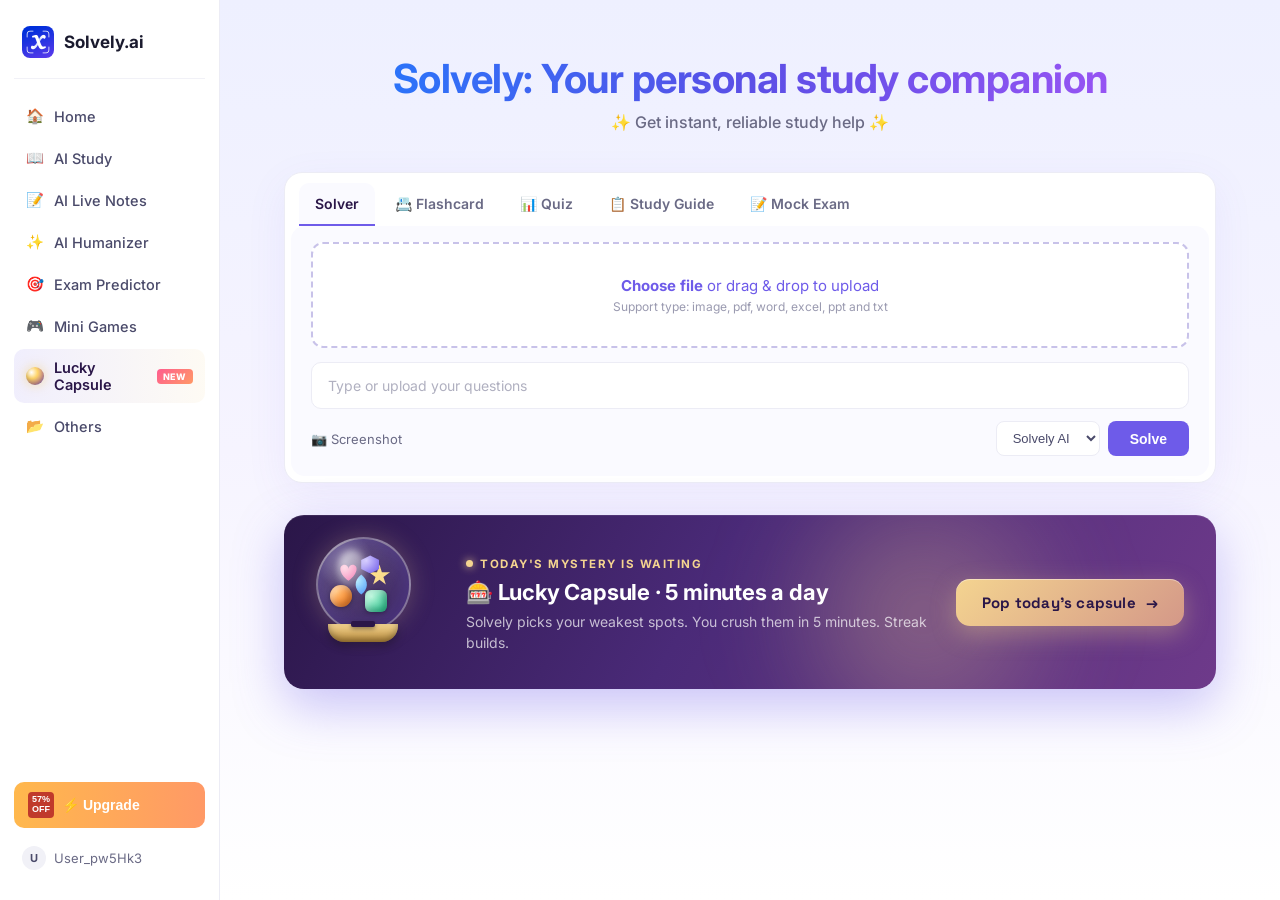
<file: index.html>
<!DOCTYPE html>
<html lang="en">
<head>
  <meta charset="UTF-8">
  <meta name="viewport" content="width=1280">
  <title>Solvely · Lucky Capsule</title>
  <link rel="preconnect" href="https://fonts.googleapis.com">
  <link rel="preconnect" href="https://fonts.gstatic.com" crossorigin>
  <link href="https://fonts.googleapis.com/css2?family=Inter:wght@400;500;600;700;800&family=Space+Grotesk:wght@500;600;700&display=swap" rel="stylesheet">
  <link rel="stylesheet" href="css/home.css">
</head>
<body>

  <div class="app-wrap">
    <!-- ============ SIDEBAR ============ -->
    <aside class="sidebar">
      <div class="sidebar-logo">
        <img src="assets/solvely-logo.png" alt="" class="logo-icon">
        <span class="logo-text">Solvely.ai</span>
      </div>
      <nav class="sidebar-nav">
        <a href="#" class="nav-item">🏠 <span>Home</span></a>
        <a href="#" class="nav-item">📖 <span>AI Study</span></a>
        <a href="#" class="nav-item">📝 <span>AI Live Notes</span></a>
        <a href="#" class="nav-item">✨ <span>AI Humanizer</span></a>
        <a href="#" class="nav-item">🎯 <span>Exam Predictor</span></a>
        <a href="#" class="nav-item">🎮 <span>Mini Games</span></a>
        <a href="capsule.html" class="nav-item nav-item-new">
          <span class="nav-orb"></span>
          <span>Lucky Capsule</span>
          <span class="badge-new">NEW</span>
        </a>
        <a href="#" class="nav-item">📂 <span>Others</span></a>
      </nav>
      <div class="sidebar-bottom">
        <button class="upgrade-btn">
          <span class="discount">57%<br>OFF</span>
          <span>⚡ Upgrade</span>
        </button>
        <div class="user-badge">
          <div class="user-avatar">U</div>
          <span>User_pw5Hk3</span>
        </div>
      </div>
    </aside>

    <!-- ============ MAIN ============ -->
    <main class="main-content">
      <h1 class="hero-title">Solvely: Your personal study companion</h1>
      <p class="hero-subtitle">✨ Get instant, reliable study help ✨</p>

      <!-- 原有 Solver 卡片，保持不动 -->
      <div class="solver-card">
        <div class="solver-tabs">
          <div class="tab active">Solver</div>
          <div class="tab">📇 Flashcard</div>
          <div class="tab">📊 Quiz</div>
          <div class="tab">📋 Study Guide</div>
          <div class="tab">📝 Mock Exam</div>
        </div>
        <div class="solver-body">
          <div class="upload-area">
            <p class="upload-title"><strong>Choose file</strong> or drag &amp; drop to upload</p>
            <p class="upload-sub">Support type: image, pdf, word, excel, ppt and txt</p>
          </div>
          <p class="solver-placeholder">Type or upload your questions</p>
          <div class="solver-footer">
            <span>📷 Screenshot</span>
            <div class="solver-actions">
              <select class="model-select">
                <option>Solvely AI</option>
              </select>
              <button class="solve-btn">Solve</button>
            </div>
          </div>
        </div>
      </div>

      <!-- ============ LUCKY CAPSULE BANNER (底部) ============ -->
      <a href="capsule.html" class="capsule-banner">
        <!-- 漂浮的彩色小球（模拟玻璃罩里的扭蛋） -->
        <div class="capsule-orb-mini">
          <div class="orb-globe">
            <span class="orb-ball b1"></span>
            <span class="orb-ball b2"></span>
            <span class="orb-ball b3"></span>
            <span class="orb-ball b4"></span>
            <span class="orb-ball b5"></span>
            <span class="orb-ball b6"></span>
            <div class="orb-shine"></div>
          </div>
          <div class="orb-base"></div>
        </div>

        <div class="capsule-banner-text">
          <div class="capsule-eyebrow">
            <span class="dot-pulse"></span>
            <span>Today's mystery is waiting</span>
          </div>
          <h3 class="capsule-title">🎰 Lucky Capsule · 5 minutes a day</h3>
          <p class="capsule-sub">Solvely picks your weakest spots. You crush them in 5 minutes. Streak builds.</p>
        </div>

        <button class="capsule-btn">
          <span>Pop today's capsule</span>
          <span class="arrow">→</span>
        </button>

        <div class="capsule-glow"></div>
      </a>

    </main>
  </div>

</body>
</html>
</file>
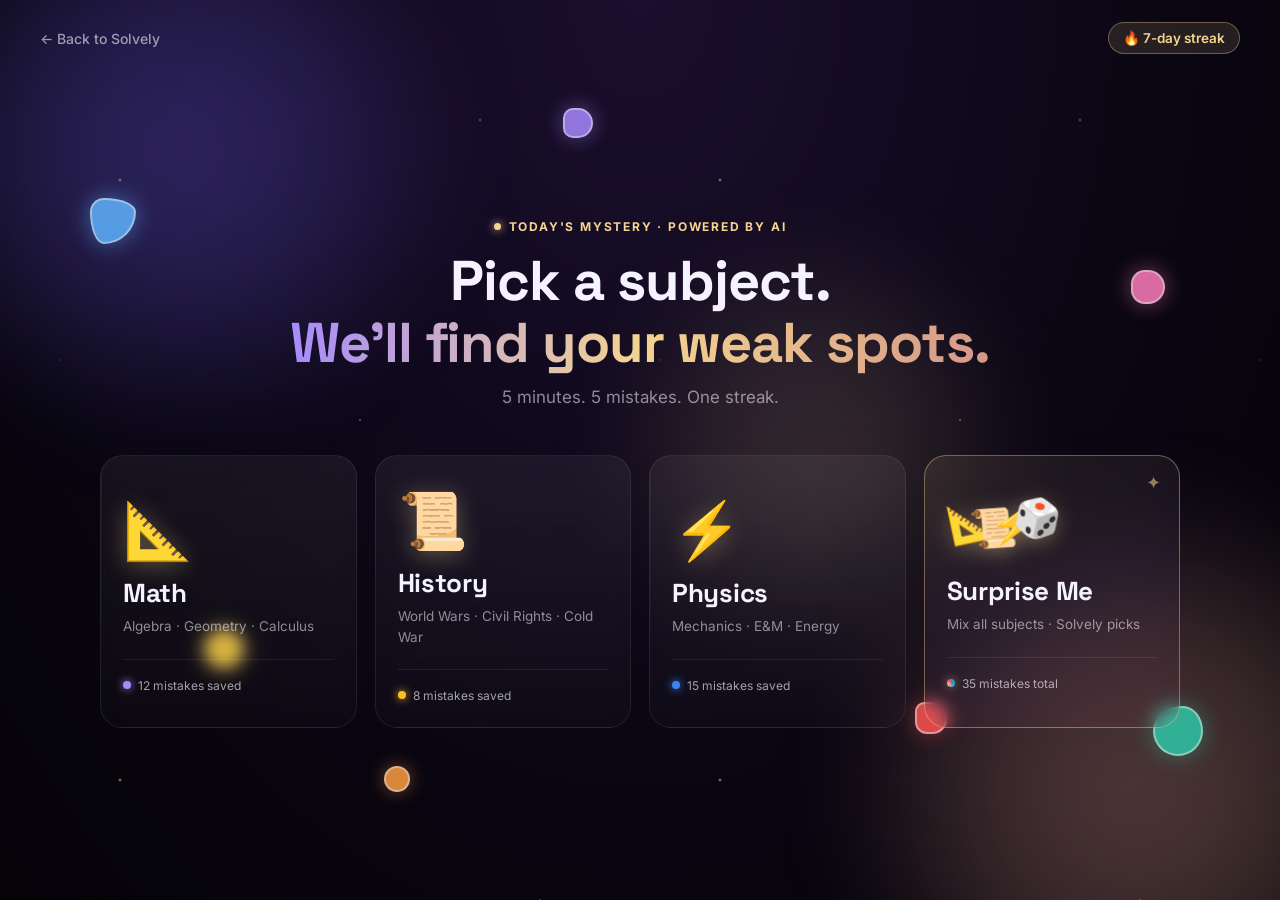
<file: capsule.html>
<!DOCTYPE html>
<html lang="en">
<head>
  <meta charset="UTF-8">
  <meta name="viewport" content="width=1280">
  <title>Lucky Capsule · Solvely</title>
  <link rel="preconnect" href="https://fonts.googleapis.com">
  <link rel="preconnect" href="https://fonts.gstatic.com" crossorigin>
  <link href="https://fonts.googleapis.com/css2?family=Inter:wght@400;500;600;700;800&family=Space+Grotesk:wght@500;600;700;800&display=swap" rel="stylesheet">
  <link rel="stylesheet" href="css/capsule.css">
</head>
<body>

  <!-- ==================== SVG defs (gradients + face symbols) ==================== -->
  <svg width="0" height="0" style="position:absolute" aria-hidden="true">
    <defs>
      <!-- Ball gradients (Sticker Pop set) -->
      <radialGradient id="g-sky" cx="32%" cy="28%" r="85%">
        <stop offset="0%" stop-color="#dff2ff"/><stop offset="100%" stop-color="#5eb3ff"/>
      </radialGradient>
      <radialGradient id="g-coral" cx="32%" cy="28%" r="85%">
        <stop offset="0%" stop-color="#ffd3cd"/><stop offset="100%" stop-color="#ff5252"/>
      </radialGradient>
      <radialGradient id="g-lemon" cx="32%" cy="28%" r="85%">
        <stop offset="0%" stop-color="#fff5bd"/><stop offset="100%" stop-color="#ffce2e"/>
      </radialGradient>
      <radialGradient id="g-orange" cx="32%" cy="28%" r="85%">
        <stop offset="0%" stop-color="#ffe2c4"/><stop offset="100%" stop-color="#ff9f43"/>
      </radialGradient>
      <radialGradient id="g-pink" cx="32%" cy="28%" r="85%">
        <stop offset="0%" stop-color="#ffdcef"/><stop offset="100%" stop-color="#ff7ebd"/>
      </radialGradient>
      <radialGradient id="g-lilac" cx="32%" cy="28%" r="85%">
        <stop offset="0%" stop-color="#ece2ff"/><stop offset="100%" stop-color="#a888ff"/>
      </radialGradient>
      <radialGradient id="g-mint" cx="32%" cy="28%" r="85%">
        <stop offset="0%" stop-color="#d3f8ee"/><stop offset="100%" stop-color="#2ec7a6"/>
      </radialGradient>
      <radialGradient id="g-teal" cx="32%" cy="28%" r="85%">
        <stop offset="0%" stop-color="#d4f1f5"/><stop offset="100%" stop-color="#2bb3c0"/>
      </radialGradient>
      <radialGradient id="g-gold" cx="30%" cy="26%" r="85%">
        <stop offset="0%" stop-color="#fff8e0"/><stop offset="45%" stop-color="#ffd23f"/><stop offset="100%" stop-color="#e0921a"/>
      </radialGradient>

      <!-- Faces -->
      <symbol id="face-happy" viewBox="0 0 60 60">
        <ellipse cx="22" cy="28" rx="2.8" ry="3.8" fill="#1c1630"/>
        <ellipse cx="38" cy="28" rx="2.8" ry="3.8" fill="#1c1630"/>
        <circle cx="20.6" cy="26.6" r="1" fill="#fff"/>
        <circle cx="36.6" cy="26.6" r="1" fill="#fff"/>
        <path d="M 22 38 Q 30 45 38 38" stroke="#1c1630" stroke-width="2.6" fill="none" stroke-linecap="round"/>
        <circle cx="15" cy="35" r="3" fill="#ff7a7a" opacity=".5"/>
        <circle cx="45" cy="35" r="3" fill="#ff7a7a" opacity=".5"/>
      </symbol>
      <symbol id="face-wink" viewBox="0 0 60 60">
        <ellipse cx="22" cy="28" rx="2.8" ry="3.8" fill="#1c1630"/>
        <circle cx="20.6" cy="26.6" r="1" fill="#fff"/>
        <path d="M 34 28 Q 38 24 42 28" stroke="#1c1630" stroke-width="2.6" fill="none" stroke-linecap="round"/>
        <path d="M 21 38 Q 30 46 39 38" stroke="#1c1630" stroke-width="2.6" fill="none" stroke-linecap="round"/>
        <circle cx="15" cy="35" r="3" fill="#ff7a7a" opacity=".5"/>
        <circle cx="45" cy="35" r="3" fill="#ff7a7a" opacity=".5"/>
      </symbol>
      <symbol id="face-wow" viewBox="0 0 60 60">
        <ellipse cx="22" cy="27" rx="2.6" ry="3.5" fill="#1c1630"/>
        <ellipse cx="38" cy="27" rx="2.6" ry="3.5" fill="#1c1630"/>
        <ellipse cx="30" cy="39" rx="3.4" ry="4.4" fill="#1c1630"/>
        <circle cx="15" cy="34" r="3" fill="#ff7a7a" opacity=".5"/>
        <circle cx="45" cy="34" r="3" fill="#ff7a7a" opacity=".5"/>
      </symbol>
      <symbol id="face-cool" viewBox="0 0 60 60">
        <rect x="14" y="25" width="13" height="7" rx="2" fill="#1c1630"/>
        <rect x="33" y="25" width="13" height="7" rx="2" fill="#1c1630"/>
        <rect x="27" y="27.5" width="6" height="2" fill="#1c1630"/>
        <path d="M 22 41 Q 30 46 38 41" stroke="#1c1630" stroke-width="2.6" fill="none" stroke-linecap="round"/>
      </symbol>
      <symbol id="face-silly" viewBox="0 0 60 60">
        <path d="M 18 26 L 26 30 M 26 26 L 18 30" stroke="#1c1630" stroke-width="2.4" stroke-linecap="round"/>
        <path d="M 34 26 L 42 30 M 42 26 L 34 30" stroke="#1c1630" stroke-width="2.4" stroke-linecap="round"/>
        <path d="M 22 37 Q 30 43 38 37" stroke="#1c1630" stroke-width="2.6" fill="none" stroke-linecap="round"/>
        <path d="M 27 41 Q 30 48 33 41 Z" fill="#ff5c8a" stroke="#1c1630" stroke-width="1.4"/>
      </symbol>
      <symbol id="face-ssr" viewBox="0 0 60 60">
        <defs>
          <linearGradient id="crownGrad" x1="0" y1="0" x2="0" y2="1">
            <stop offset="0%" stop-color="#fff0a8"/><stop offset="55%" stop-color="#ffce2e"/><stop offset="100%" stop-color="#cf8410"/>
          </linearGradient>
        </defs>
        <path d="M 14 17 L 20 10 L 26 17 L 30 6 L 34 17 L 40 10 L 46 17 L 46 20 L 14 20 Z"
              fill="url(#crownGrad)" stroke="#7a4010" stroke-width="1" stroke-linejoin="round"/>
        <circle cx="20" cy="9" r="1.4" fill="#fff7d6"/>
        <circle cx="30" cy="5" r="1.6" fill="#fff7d6"/>
        <circle cx="40" cy="9" r="1.4" fill="#fff7d6"/>
        <path d="M 22 30 L 23.3 26 L 24.6 30 L 28.5 30 L 25.4 32.5 L 26.7 36.5 L 23.3 34 L 19.9 36.5 L 21.2 32.5 L 18.1 30 Z" fill="#1c1630"/>
        <path d="M 38 30 L 39.3 26 L 40.6 30 L 44.5 30 L 41.4 32.5 L 42.7 36.5 L 39.3 34 L 35.9 36.5 L 37.2 32.5 L 34.1 30 Z" fill="#1c1630"/>
        <path d="M 19 42 Q 30 50 41 42" stroke="#1c1630" stroke-width="3" fill="none" stroke-linecap="round"/>
        <rect x="28" y="43" width="4" height="3" rx=".5" fill="#fff"/>
      </symbol>
    </defs>
  </svg>

  <!-- Background layer -->
  <div class="bg-stars" aria-hidden="true"></div>
  <div class="bg-orbs" aria-hidden="true">
    <div class="bg-orb bg-orb-1"></div>
    <div class="bg-orb bg-orb-2"></div>
    <div class="bg-orb bg-orb-3"></div>
  </div>
  <!-- Floating candy orbs (Sticker Pop) -->
  <div class="bg-floaters" aria-hidden="true">
    <span class="floater f1"></span>
    <span class="floater f2"></span>
    <span class="floater f3"></span>
    <span class="floater f4"></span>
    <span class="floater f5"></span>
    <span class="floater f6"></span>
    <span class="floater f7"></span>
  </div>

  <!-- Top bar -->
  <div class="topbar">
    <a href="index.html" class="back">← Back to Solvely</a>
    <div class="streak-pill">🔥 <span id="streak-count">7</span>-day streak</div>
  </div>

  <!-- ============================================================
       VIEW 1 — Subject Picker
       ============================================================ -->
  <section class="view active" id="view-pick">
    <div class="pick-wrap">
      <p class="eyebrow"><span class="dot-pulse"></span>Today's mystery · powered by AI</p>
      <h1 class="pick-title">Pick a subject.<br><span class="grad">We'll find your weak spots.</span></h1>
      <p class="pick-sub">5 minutes. 5 mistakes. One streak.</p>

      <div class="subject-grid">
        <button class="subject-card" data-subject="math">
          <div class="subject-emoji">📐</div>
          <h3>Math</h3>
          <p>Algebra · Geometry · Calculus</p>
          <div class="subject-stat"><span class="dot dot-purple"></span>12 mistakes saved</div>
        </button>
        <button class="subject-card" data-subject="history">
          <div class="subject-emoji">📜</div>
          <h3>History</h3>
          <p>World Wars · Civil Rights · Cold War</p>
          <div class="subject-stat"><span class="dot dot-orange"></span>8 mistakes saved</div>
        </button>
        <button class="subject-card" data-subject="physics">
          <div class="subject-emoji">⚡</div>
          <h3>Physics</h3>
          <p>Mechanics · E&M · Energy</p>
          <div class="subject-stat"><span class="dot dot-blue"></span>15 mistakes saved</div>
        </button>
        <button class="subject-card subject-card-random" data-subject="random">
          <div class="random-emoji-stack">
            <span class="r-emoji r-e1">📐</span>
            <span class="r-emoji r-e2">📜</span>
            <span class="r-emoji r-e3">⚡</span>
            <span class="r-emoji r-e4">🎲</span>
          </div>
          <h3>Surprise Me</h3>
          <p>Mix all subjects · Solvely picks</p>
          <div class="subject-stat"><span class="dot dot-rainbow"></span>35 mistakes total</div>
        </button>
      </div>
    </div>
  </section>

  <!-- ============================================================
       VIEW 2 — Gachapon Capsule Machine  (horizontal layout)
       ============================================================ -->
  <section class="view" id="view-machine">
    <div class="machine-wrap-h">

      <!-- LEFT: Machine -->
      <div class="machine-left">
        <div class="machine">
          <!-- Glass globe -->
          <div class="globe" id="globe">
            <!-- Sparkle particles around SSR ball -->
            <div class="sparkle-layer">
              <span class="sparkle s1">✦</span>
              <span class="sparkle s2">✦</span>
              <span class="sparkle s3">✦</span>
              <span class="sparkle s4">✦</span>
            </div>
            <div class="globe-inner" id="globe-inner">
              <!-- bb1: Cloud (sky) -->
              <span class="big-ball bb1">
                <svg class="ball-art" viewBox="0 0 60 60">
                  <path d="M 12 44 C 4 44 4 32 13 32 C 13 22 28 19 31 28 C 34 18 50 21 49 32 C 58 32 58 44 49 44 Z"
                        fill="url(#g-sky)" stroke="#1c1630" stroke-width="2.5" stroke-linejoin="round"/>
                  <use href="#face-happy" transform="translate(0,6)"/>
                </svg>
              </span>
              <!-- bb2: Mushroom (coral) -->
              <span class="big-ball bb2">
                <svg class="ball-art" viewBox="0 0 60 60">
                  <path d="M 21 31 L 21 47 Q 21 53 27 53 L 33 53 Q 39 53 39 47 L 39 31 Z"
                        fill="#fff3e0" stroke="#1c1630" stroke-width="2.5" stroke-linejoin="round"/>
                  <path d="M 7 31 Q 7 9 30 9 Q 53 9 53 31 Z"
                        fill="url(#g-coral)" stroke="#1c1630" stroke-width="2.5" stroke-linejoin="round"/>
                  <circle cx="19" cy="20" r="3.6" fill="#fff" opacity=".9"/>
                  <circle cx="38" cy="17" r="2.8" fill="#fff" opacity=".9"/>
                  <circle cx="42" cy="26" r="2.2" fill="#fff" opacity=".9"/>
                  <use href="#face-wink" transform="translate(0,-9)"/>
                </svg>
              </span>
              <!-- bb3: Lightning bolt (lemon) -->
              <span class="big-ball bb3">
                <svg class="ball-art" viewBox="0 0 60 60">
                  <path d="M 33 5 L 14 33 L 27 33 L 21 55 L 48 25 L 34 25 L 39 5 Z"
                        fill="url(#g-lemon)" stroke="#1c1630" stroke-width="2.5" stroke-linejoin="round"/>
                  <circle cx="28" cy="19" r="1.8" fill="#1c1630"/>
                  <circle cx="35" cy="19" r="1.8" fill="#1c1630"/>
                  <path d="M 28 24 Q 31.5 27 35 24" stroke="#1c1630" stroke-width="2" fill="none" stroke-linecap="round"/>
                </svg>
              </span>
              <!-- bb4: Star (orange) -->
              <span class="big-ball bb4">
                <svg class="ball-art" viewBox="0 0 60 60">
                  <path d="M 30 4 L 37 22 L 56 22 L 41 34 L 47 54 L 30 42 L 13 54 L 19 34 L 4 22 L 23 22 Z"
                        fill="url(#g-orange)" stroke="#1c1630" stroke-width="2.5" stroke-linejoin="round"/>
                  <use href="#face-silly" transform="translate(0,4)"/>
                </svg>
              </span>
              <!-- bb5: Heart (pink) -->
              <span class="big-ball bb5">
                <svg class="ball-art" viewBox="0 0 60 60">
                  <path d="M 30 53 C 7 36 7 14 22 14 C 27 14 30 17 30 22 C 30 17 33 14 38 14 C 53 14 53 36 30 53 Z"
                        fill="url(#g-pink)" stroke="#1c1630" stroke-width="2.5" stroke-linejoin="round"/>
                  <use href="#face-wow" transform="translate(0,3)"/>
                </svg>
              </span>
              <!-- bb6: Crescent moon (lilac) -->
              <span class="big-ball bb6">
                <svg class="ball-art" viewBox="0 0 60 60">
                  <path d="M 42 6 A 24 24 0 1 0 42 54 A 19 19 0 1 1 42 6 Z"
                        fill="url(#g-lilac)" stroke="#1c1630" stroke-width="2.5" stroke-linejoin="round"/>
                  <use href="#face-wink" transform="translate(-7,0)"/>
                </svg>
              </span>
              <!-- bb7: Flower (mint petals + lemon center) -->
              <span class="big-ball bb7">
                <svg class="ball-art" viewBox="0 0 60 60">
                  <g fill="url(#g-mint)" stroke="#1c1630" stroke-width="2.2">
                    <circle cx="30" cy="13" r="9.5"/>
                    <circle cx="45" cy="22" r="9.5"/>
                    <circle cx="45" cy="39" r="9.5"/>
                    <circle cx="30" cy="48" r="9.5"/>
                    <circle cx="15" cy="39" r="9.5"/>
                    <circle cx="15" cy="22" r="9.5"/>
                  </g>
                  <circle cx="30" cy="30" r="13" fill="url(#g-lemon)" stroke="#1c1630" stroke-width="2.5"/>
                  <use href="#face-happy"/>
                </svg>
              </span>
              <!-- bb8: Teardrop (teal) -->
              <span class="big-ball bb8">
                <svg class="ball-art" viewBox="0 0 60 60">
                  <path d="M 30 5 C 12 24 14 50 30 56 C 46 50 48 24 30 5 Z"
                        fill="url(#g-teal)" stroke="#1c1630" stroke-width="2.5" stroke-linejoin="round"/>
                  <use href="#face-cool" transform="translate(0,8)"/>
                </svg>
              </span>
              <!-- bb9: SSR crown gem (gold) -->
              <span class="big-ball bb9 ssr" id="ssr-ball">
                <svg class="ball-art" viewBox="0 0 60 60">
                  <circle cx="30" cy="32" r="26" fill="url(#g-gold)" stroke="#1c1630" stroke-width="2.5"/>
                  <use href="#face-ssr"/>
                </svg>
              </span>
            </div>
            <div class="globe-shine"></div>
          </div>
          <!-- Machine base -->
          <div class="machine-base">
            <div class="machine-slot" id="machine-slot"></div>
            <div class="machine-tray"></div>
          </div>
        </div>
      </div>

      <!-- RIGHT: Text + POP button -->
      <div class="machine-right">
        <p class="eyebrow" id="machine-eyebrow">
          <span class="dot-pulse"></span><span id="machine-eyebrow-text">Math · today's capsule</span>
        </p>
        <h2 class="machine-title">Tap to pop<br>your capsule.</h2>
        <p class="machine-sub">5 questions inside. Whatever you've been getting wrong.</p>

        <button class="pop-btn" id="pop-btn">
          <span class="pop-glow"></span>
          <span class="pop-icon">⚡</span>
          <span class="pop-label">POP MY CAPSULE</span>
        </button>

        <div class="machine-hint">
          <span class="hint-dot"></span>
          <span>One free pop every day.</span>
        </div>
      </div>

    </div>
  </section>

  <!-- ============================================================
       VIEW 3 — Reveal (AI Found Your Weak Spots)
       ============================================================ -->
  <section class="view" id="view-reveal">
    <div class="reveal-wrap">
      <!-- Burst flash -->
      <div class="reveal-burst"></div>

      <p class="reveal-eyebrow">⚡ Mistake Memory · Activated</p>
      <h1 class="reveal-title">
        <span class="word">Challenge</span>
        <span class="word">Your</span>
        <span class="word">Weak</span>
        <span class="word grad-gold">Spots.</span>
      </h1>
      <p class="reveal-sub" id="reveal-sub">5 questions you've gotten wrong before. Time to crush them in 5 minutes.</p>

      <!-- Mistake cards fan-out -->
      <div class="mistake-stack" id="mistake-stack"></div>

      <button class="start-btn" id="start-btn">
        <span>Start 5-Minute Review</span>
        <span class="arrow">→</span>
      </button>
    </div>
  </section>

  <!-- ============================================================
       VIEW 4 — 5-min Countdown Review
       ============================================================ -->
  <section class="view" id="view-review">
    <!-- Countdown bar -->
    <div class="countdown-bar">
      <div class="countdown-progress" id="countdown-progress"></div>
      <div class="countdown-content">
        <div class="countdown-clock">
          <span class="clock-icon">⏱</span>
          <span class="clock-time" id="clock-time">5:00</span>
        </div>
        <div class="countdown-meta">
          <span id="q-progress">Question 1 / 5</span>
          <span class="meta-sep">·</span>
          <span id="q-subject">Math</span>
        </div>
      </div>
    </div>

    <div class="review-wrap">
      <div class="question-card" id="question-card">
        <!-- Filled by JS -->
      </div>
    </div>
  </section>

  <!-- ============================================================
       VIEW 5 — Done
       ============================================================ -->
  <section class="view" id="view-done">
    <div class="done-wrap">
      <div class="done-burst"></div>
      <div class="done-confetti" id="done-confetti"></div>

      <p class="reveal-eyebrow">🔥 Streak protected</p>
      <h1 class="done-title">
        5 minutes.<br>
        <span class="grad-gold">Crushed it.</span>
      </h1>

      <div class="done-stats">
        <div class="stat-box">
          <div class="stat-num" id="stat-correct">4</div>
          <div class="stat-label">Correct</div>
        </div>
        <div class="stat-box stat-streak">
          <div class="stat-num">
            <span id="stat-streak">8</span>
            <span class="stat-fire">🔥</span>
          </div>
          <div class="stat-label">Day streak</div>
        </div>
        <div class="stat-box">
          <div class="stat-num"><span id="stat-mastered">+3</span></div>
          <div class="stat-label">Mistakes mastered</div>
        </div>
      </div>

      <div class="next-capsule">
        <span class="dot-pulse"></span>
        Next capsule unlocks in <strong id="next-timer">16h 23m</strong>
      </div>

      <div class="done-actions">
        <button class="ghost-btn" id="again-btn">Pop another (debug)</button>
        <button class="start-btn" id="share-btn">
          <span>Share to Story</span>
          <span class="arrow">↗</span>
        </button>
      </div>
    </div>
  </section>

  <script src="js/data.js"></script>
  <script src="js/app.js"></script>
</body>
</html>
</file>
<file: css/home.css>
/* =========================================================
   Lucky Capsule — Home (Solvely main page + banner)
   Designed for 1280+ desktop. Big fonts. Strong contrast.
   ========================================================= */

* { box-sizing: border-box; margin: 0; padding: 0; }
html, body { height: 100%; }
body {
  font-family: 'Inter', -apple-system, BlinkMacSystemFont, sans-serif;
  background: linear-gradient(180deg, #eef0ff 0%, #f6f4ff 50%, #fff 100%);
  color: #1a1a2e;
  font-size: 16px;
  -webkit-font-smoothing: antialiased;
  overflow-x: hidden;
}

.app-wrap {
  display: grid;
  grid-template-columns: 220px 1fr;
  min-height: 100vh;
}

/* ============ SIDEBAR ============ */
.sidebar {
  background: #fff;
  border-right: 1px solid #ececf5;
  padding: 22px 14px;
  display: flex;
  flex-direction: column;
  position: sticky;
  top: 0;
  height: 100vh;
}
.sidebar-logo {
  display: flex;
  align-items: center;
  gap: 10px;
  padding: 4px 8px 20px;
  border-bottom: 1px solid #f1f1f7;
  margin-bottom: 18px;
}
.logo-icon {
  width: 32px;
  height: 32px;
  border-radius: 8px;
  background: linear-gradient(135deg, #6e5be9, #a78bfa);
}
.logo-text {
  font-weight: 700;
  font-size: 17px;
  color: #1a1a2e;
}
.sidebar-nav {
  display: flex;
  flex-direction: column;
  gap: 4px;
  flex: 1;
}
.nav-item {
  display: flex;
  align-items: center;
  gap: 10px;
  padding: 10px 12px;
  border-radius: 10px;
  text-decoration: none;
  color: #4a4a6a;
  font-size: 14.5px;
  font-weight: 500;
  transition: background .15s;
  position: relative;
}
.nav-item:hover { background: #f5f4fb; color: #1a1a2e; }
.nav-item span:first-of-type {
  /* (no-op selector spacer) */
}

/* Lucky Capsule sidebar item — special */
.nav-item-new {
  background: linear-gradient(90deg, rgba(110,91,233,.10), rgba(244,212,144,.10));
  font-weight: 600;
  color: #2a1648;
  position: relative;
  overflow: hidden;
}
.nav-item-new::before {
  content: '';
  position: absolute;
  inset: 0;
  background: linear-gradient(90deg, transparent, rgba(244,212,144,.4), transparent);
  transform: translateX(-100%);
  animation: nav-shimmer 3s ease-in-out infinite;
  animation-delay: .8s;
}
@keyframes nav-shimmer {
  0%, 70% { transform: translateX(-100%); }
  85%, 100% { transform: translateX(100%); }
}
.nav-orb {
  display: inline-block;
  width: 18px;
  height: 18px;
  border-radius: 50%;
  background: radial-gradient(circle at 30% 30%, #fff 0%, #ffd56a 35%, #d49888 65%, #6e5be9 100%);
  box-shadow: 0 0 12px rgba(244, 212, 144, .8), inset 0 -3px 5px rgba(0,0,0,.2);
  animation: orb-bob 2.2s ease-in-out infinite;
  flex-shrink: 0;
}
@keyframes orb-bob {
  0%, 100% { transform: translateY(0) rotate(0deg); }
  50% { transform: translateY(-3px) rotate(180deg); }
}
.badge-new {
  margin-left: auto;
  font-size: 9px;
  font-weight: 800;
  letter-spacing: .8px;
  padding: 2px 6px;
  border-radius: 4px;
  background: linear-gradient(135deg, #ff5d8f, #ff9966);
  color: #fff;
  position: relative;
  z-index: 1;
}

.sidebar-bottom {
  display: flex;
  flex-direction: column;
  gap: 10px;
}
.upgrade-btn {
  background: linear-gradient(90deg, #ffb84d, #ff9966);
  color: #fff;
  border: none;
  padding: 10px 14px;
  border-radius: 10px;
  font-weight: 700;
  font-size: 14px;
  cursor: pointer;
  display: flex;
  align-items: center;
  gap: 8px;
  position: relative;
}
.discount {
  background: #c0392b;
  color: #fff;
  font-size: 9px;
  font-weight: 800;
  line-height: 1.1;
  padding: 3px 4px;
  border-radius: 4px;
}
.user-badge {
  display: flex;
  align-items: center;
  gap: 8px;
  padding: 8px;
  font-size: 13px;
  color: #6a6a85;
}
.user-avatar {
  width: 24px;
  height: 24px;
  border-radius: 50%;
  background: #f1f1f7;
  display: flex;
  align-items: center;
  justify-content: center;
  font-size: 11px;
  font-weight: 700;
  color: #4a4a6a;
}

/* ============ MAIN ============ */
.main-content {
  padding: 56px 64px 80px;
  max-width: 1100px;
  width: 100%;
}
.hero-title {
  text-align: center;
  font-size: 40px;
  font-weight: 700;
  background: linear-gradient(90deg, #1d7eff 0%, #5b4fe6 50%, #a855f7 100%);
  -webkit-background-clip: text;
  background-clip: text;
  color: transparent;
  margin-bottom: 10px;
  letter-spacing: -0.5px;
  line-height: 1.15;
}
.hero-subtitle {
  text-align: center;
  color: #6a6a85;
  font-size: 16px;
  font-weight: 500;
  margin-bottom: 40px;
}

/* Solver card */
.solver-card {
  background: #fff;
  border-radius: 18px;
  padding: 6px;
  box-shadow: 0 12px 40px rgba(110, 91, 233, .08);
  border: 1px solid #ececf5;
  margin-bottom: 32px;
}
.solver-tabs {
  display: flex;
  gap: 4px;
  padding: 4px 8px 0;
}
.tab {
  padding: 12px 16px;
  font-size: 14px;
  font-weight: 600;
  color: #6a6a85;
  border-radius: 10px 10px 0 0;
  cursor: pointer;
  border-bottom: 2px solid transparent;
}
.tab.active {
  color: #2a1648;
  background: #fafaff;
  border-bottom-color: #6e5be9;
}
.solver-body {
  padding: 16px 20px 20px;
  background: #fafaff;
  border-radius: 14px;
}
.upload-area {
  border: 2px dashed #c8c2e9;
  border-radius: 12px;
  padding: 32px;
  text-align: center;
  background: #fff;
  margin-bottom: 14px;
}
.upload-title {
  color: #6e5be9;
  font-size: 15px;
  margin-bottom: 4px;
}
.upload-title strong { font-weight: 700; }
.upload-sub {
  font-size: 12px;
  color: #9a9ab0;
}
.solver-placeholder {
  background: #fff;
  border: 1px solid #ececf5;
  border-radius: 10px;
  padding: 14px 16px;
  font-size: 14px;
  color: #b0b0c0;
  margin-bottom: 12px;
}
.solver-footer {
  display: flex;
  justify-content: space-between;
  align-items: center;
  font-size: 13px;
  color: #6a6a85;
}
.solver-actions {
  display: flex;
  gap: 8px;
}
.model-select {
  padding: 8px 12px;
  border-radius: 8px;
  border: 1px solid #ececf5;
  background: #fff;
  font-size: 13px;
  font-weight: 500;
  color: #4a4a6a;
}
.solve-btn {
  background: #6e5be9;
  color: #fff;
  border: none;
  padding: 8px 22px;
  border-radius: 8px;
  font-weight: 600;
  font-size: 14px;
  cursor: pointer;
}

/* ============ LUCKY CAPSULE BANNER ============ */
.capsule-banner {
  display: grid;
  grid-template-columns: 130px 1fr auto;
  gap: 28px;
  align-items: center;
  background: linear-gradient(120deg, #2a1648 0%, #4a2a78 45%, #6e3a8a 100%);
  padding: 22px 32px 22px 24px;
  border-radius: 20px;
  text-decoration: none;
  color: #fff;
  position: relative;
  overflow: hidden;
  box-shadow:
    0 18px 50px rgba(110, 91, 233, .35),
    inset 0 1px 0 rgba(255, 255, 255, .08);
  transition: transform .25s ease, box-shadow .25s ease;
  cursor: pointer;
}
.capsule-banner:hover {
  transform: translateY(-2px);
  box-shadow:
    0 24px 60px rgba(110, 91, 233, .45),
    inset 0 1px 0 rgba(255, 255, 255, .12);
}

/* Glow behind */
.capsule-glow {
  position: absolute;
  top: -100px;
  right: 10%;
  width: 400px;
  height: 400px;
  background: radial-gradient(circle, rgba(244,212,144,.35) 0%, transparent 60%);
  pointer-events: none;
  filter: blur(40px);
  animation: glow-drift 6s ease-in-out infinite;
}
@keyframes glow-drift {
  0%, 100% { transform: translate(0, 0) scale(1); }
  50% { transform: translate(-40px, 20px) scale(1.15); }
}

/* Mini gumball machine (glass globe) */
.capsule-orb-mini {
  position: relative;
  width: 110px;
  height: 130px;
  display: flex;
  flex-direction: column;
  align-items: center;
  z-index: 2;
}
.orb-globe {
  position: relative;
  width: 95px;
  height: 95px;
  border-radius: 50%;
  background:
    radial-gradient(circle at 30% 25%, rgba(255,255,255,.4) 0%, rgba(255,255,255,.05) 30%, transparent 60%),
    linear-gradient(135deg, rgba(255,255,255,.18), rgba(255,255,255,.04));
  border: 2.5px solid rgba(255,255,255,.35);
  box-shadow:
    inset 0 0 30px rgba(110, 91, 233, .3),
    0 0 25px rgba(244, 212, 144, .25);
  overflow: hidden;
  backdrop-filter: blur(2px);
}
.orb-base {
  width: 70px;
  height: 18px;
  background: linear-gradient(180deg, #f4d490, #b88a3a);
  margin-top: -8px;
  border-radius: 0 0 16px 16px;
  box-shadow: 0 4px 10px rgba(0,0,0,.3), inset 0 -3px 6px rgba(0,0,0,.3);
  position: relative;
  z-index: 1;
}
.orb-base::after {
  content: '';
  position: absolute;
  top: -3px;
  left: 50%;
  transform: translateX(-50%);
  width: 24px;
  height: 6px;
  background: #2a1648;
  border-radius: 2px;
  box-shadow: 0 2px 4px rgba(0,0,0,.4);
}
.orb-shine {
  position: absolute;
  top: 12%;
  left: 22%;
  width: 28px;
  height: 38px;
  background: linear-gradient(135deg, rgba(255,255,255,.65), rgba(255,255,255,0));
  border-radius: 50%;
  filter: blur(3px);
  pointer-events: none;
  z-index: 5;
}

.orb-ball {
  position: absolute;
  width: 22px;
  height: 22px;
  filter: drop-shadow(0 1px 2px rgba(0,0,0,.3));
  animation: ball-float 4s ease-in-out infinite;
}
/* Each mini ball gets a different shape — synced with the capsule machine */
.b1 {
  /* Heart */
  background: radial-gradient(circle at 30% 30%, #ffc4d8, #ec4899);
  top: 24%; left: 22%;
  clip-path: path('M 11 20 C 1 13 1 4 7 4 C 9 4 11 6 11 8 C 11 6 13 4 15 4 C 21 4 21 13 11 20 Z');
  animation-delay: 0s;
}
.b2 {
  /* Star */
  background: radial-gradient(circle at 30% 30%, #ffe28a, #f4d490);
  top: 28%; left: 56%;
  clip-path: polygon(50% 0%, 61% 35%, 98% 35%, 68% 57%, 79% 91%, 50% 70%, 21% 91%, 32% 57%, 2% 35%, 39% 35%);
  animation-delay: -.6s;
}
.b3 {
  /* Circle (orange) */
  background: radial-gradient(circle at 30% 30%, #ffba6a, #f97316);
  top: 50%; left: 14%;
  border-radius: 50%;
  box-shadow: inset -3px -3px 6px rgba(0,0,0,.25), inset 3px 3px 6px rgba(255,255,255,.45);
  animation-delay: -1.2s;
}
.b4 {
  /* Rounded square (green) */
  background: radial-gradient(circle at 30% 30%, #b5f5d8, #10b981);
  top: 56%; left: 52%;
  border-radius: 28%;
  box-shadow: inset -3px -3px 6px rgba(0,0,0,.22), inset 3px 3px 6px rgba(255,255,255,.45);
  animation-delay: -1.8s;
}
.b5 {
  /* Teardrop (blue) */
  background: radial-gradient(circle at 30% 30%, #aceaff, #3b82f6);
  top: 38%; left: 36%;
  clip-path: path('M 11 1 C 3 7 4 16 11 21 C 18 16 19 7 11 1 Z');
  animation-delay: -2.4s;
}
.b6 {
  /* Hexagon (purple) */
  background: radial-gradient(circle at 30% 30%, #d4caff, #6e5be9);
  top: 18%; left: 48%;
  width: 18px; height: 18px;
  clip-path: polygon(50% 0%, 100% 25%, 100% 75%, 50% 100%, 0% 75%, 0% 25%);
  animation-delay: -3s;
}

@keyframes ball-float {
  0%, 100% { transform: translate(0, 0) rotate(0deg); }
  25%      { transform: translate(4px, -3px) rotate(90deg); }
  50%      { transform: translate(-2px, 2px) rotate(180deg); }
  75%      { transform: translate(-4px, -2px) rotate(270deg); }
}

/* Banner text */
.capsule-banner-text {
  position: relative;
  z-index: 2;
}
.capsule-eyebrow {
  display: inline-flex;
  align-items: center;
  gap: 7px;
  font-size: 11.5px;
  font-weight: 700;
  letter-spacing: 1.5px;
  text-transform: uppercase;
  color: #f4d490;
  margin-bottom: 8px;
}
.dot-pulse {
  width: 7px;
  height: 7px;
  border-radius: 50%;
  background: #f4d490;
  box-shadow: 0 0 8px #f4d490;
  animation: dot-pulse 1.4s ease-in-out infinite;
}
@keyframes dot-pulse {
  0%, 100% { opacity: 1; transform: scale(1); }
  50%      { opacity: .4; transform: scale(.7); }
}
.capsule-title {
  font-size: 22px;
  font-weight: 700;
  margin-bottom: 6px;
  letter-spacing: -.2px;
}
.capsule-sub {
  font-size: 14px;
  color: rgba(255,255,255,.7);
  line-height: 1.5;
  max-width: 540px;
}

/* CTA button */
.capsule-btn {
  background: linear-gradient(135deg, #f4d490, #d49888);
  color: #2a1648;
  border: none;
  padding: 14px 26px;
  border-radius: 14px;
  font-weight: 700;
  font-size: 15px;
  cursor: pointer;
  display: flex;
  align-items: center;
  gap: 10px;
  position: relative;
  z-index: 2;
  box-shadow: 0 8px 24px rgba(244, 212, 144, .35), inset 0 1px 0 rgba(255,255,255,.4);
  transition: transform .15s ease, box-shadow .25s ease;
  font-family: 'Space Grotesk', 'Inter', sans-serif;
  letter-spacing: .2px;
  white-space: nowrap;
}
.capsule-btn .arrow {
  display: inline-block;
  transition: transform .25s ease;
}
.capsule-banner:hover .capsule-btn .arrow {
  transform: translateX(4px);
}
.capsule-banner:hover .capsule-btn {
  box-shadow: 0 10px 32px rgba(244, 212, 144, .5);
}
</file>
<file: css/capsule.css>
/* =========================================================
   Lucky Capsule — Full flow (machine → reveal → review → done)
   Dark MoodGallery palette + gachapon mechanic.
   Designed for filming: 1280+ desktop, large fonts, strong contrast.
   ========================================================= */

* { box-sizing: border-box; margin: 0; padding: 0; }
html, body { height: 100%; overflow-x: hidden; }
body {
  font-family: 'Inter', -apple-system, BlinkMacSystemFont, sans-serif;
  background: radial-gradient(ellipse at top, #1a0f2e 0%, #0a0612 60%, #050308 100%);
  color: #f5f3ff;
  font-size: 17px;
  -webkit-font-smoothing: antialiased;
  min-height: 100vh;
}

/* ============ BACKGROUND LAYERS ============ */
.bg-stars {
  position: fixed; inset: 0;
  background-image:
    radial-gradient(2px 2px at 20% 30%, rgba(244,212,144,.7), transparent),
    radial-gradient(1.5px 1.5px at 60% 70%, rgba(255,255,255,.5), transparent),
    radial-gradient(2px 2px at 80% 20%, rgba(244,212,144,.4), transparent),
    radial-gradient(1px 1px at 40% 80%, rgba(255,255,255,.4), transparent),
    radial-gradient(1.5px 1.5px at 90% 50%, rgba(244,212,144,.5), transparent),
    radial-gradient(1px 1px at 10% 60%, rgba(255,255,255,.3), transparent);
  background-size: 600px 600px;
  pointer-events: none;
  z-index: 0;
  animation: stars-twinkle 6s ease-in-out infinite;
}
@keyframes stars-twinkle {
  0%, 100% { opacity: .8; }
  50% { opacity: .4; }
}

.bg-orbs { position: fixed; inset: 0; pointer-events: none; z-index: 0; }
.bg-orb {
  position: absolute;
  border-radius: 50%;
  filter: blur(60px);
  opacity: .4;
}
.bg-orb-1 {
  top: -100px; left: -80px;
  width: 500px; height: 500px;
  background: radial-gradient(circle, #6e5be9, transparent);
  animation: orb-drift 18s ease-in-out infinite;
}
.bg-orb-2 {
  bottom: -150px; right: -120px;
  width: 520px; height: 520px;
  background: radial-gradient(circle, #d49888, transparent);
  animation: orb-drift 22s ease-in-out infinite reverse;
}
.bg-orb-3 {
  top: 30%; left: 50%;
  width: 350px; height: 350px;
  background: radial-gradient(circle, #f4d490, transparent);
  opacity: .2;
  animation: orb-drift 25s ease-in-out infinite;
}
@keyframes orb-drift {
  0%, 100% { transform: translate(0, 0) scale(1); }
  50% { transform: translate(60px, -40px) scale(1.15); }
}

/* Floating candy orbs (Sticker Pop) — small colored shapes drifting in the dark */
.bg-floaters { position: fixed; inset: 0; pointer-events: none; z-index: 1; }
.floater {
  position: absolute;
  display: block;
  border: 2px solid rgba(255, 255, 255, .55);
  opacity: .85;
}
.f1 { width: 46px; height: 46px; left: 7%;  top: 22%; background: #5eb3ff; border-radius: 30% 70% 70% 30% / 30% 30% 70% 70%; box-shadow: 0 0 22px rgba(94,179,255,.6);  animation: floaty 8s ease-in-out infinite; }
.f2 { width: 38px; height: 38px; left: 16%; top: 70%; background: #ffd23f; border-radius: 50%;                                  box-shadow: 0 0 22px rgba(255,210,63,.55); animation: floaty 10s ease-in-out infinite 1s; }
.f3 { width: 34px; height: 34px; right: 9%; top: 30%; background: #ff7ebd; border-radius: 45% 55% 55% 45%;                       box-shadow: 0 0 22px rgba(255,126,189,.55); animation: floaty 9s ease-in-out infinite .5s; }
.f4 { width: 50px; height: 50px; right: 6%; bottom: 16%; background: #2ec7a6; border-radius: 60% 40% 50% 50% / 50%;             box-shadow: 0 0 22px rgba(46,199,166,.5);  animation: floaty 11s ease-in-out infinite 2s; }
.f5 { width: 30px; height: 30px; left: 44%; top: 12%; background: #a888ff; border-radius: 40% 60% 60% 40%;                       box-shadow: 0 0 20px rgba(168,136,255,.55); animation: floaty 7.5s ease-in-out infinite .8s; }
.f6 { width: 26px; height: 26px; left: 30%; bottom: 12%; background: #ff9f43; border-radius: 50%;                                box-shadow: 0 0 18px rgba(255,159,67,.5);  animation: floaty 9.5s ease-in-out infinite 1.5s; }
.f7 { width: 32px; height: 32px; right: 26%; top: 78%; background: #ff5252; border-radius: 35% 65% 55% 45%;                      box-shadow: 0 0 20px rgba(255,82,82,.5);   animation: floaty 8.5s ease-in-out infinite .3s; }
@keyframes floaty {
  0%, 100% { transform: translateY(0) rotate(0deg); }
  50%      { transform: translateY(-28px) rotate(16deg); }
}

/* ============ TOP BAR ============ */
.topbar {
  position: relative;
  z-index: 10;
  display: flex;
  justify-content: space-between;
  align-items: center;
  padding: 22px 40px;
}
.back {
  color: rgba(245, 243, 255, .6);
  text-decoration: none;
  font-size: 14px;
  font-weight: 500;
  transition: color .15s;
}
.back:hover { color: #f4d490; }
.streak-pill {
  background: rgba(244, 212, 144, .12);
  border: 1px solid rgba(244, 212, 144, .35);
  padding: 7px 14px;
  border-radius: 100px;
  font-size: 13.5px;
  font-weight: 600;
  color: #f4d490;
  backdrop-filter: blur(8px);
}

/* ============ VIEWS ============ */
.view {
  display: none;
  position: relative;
  z-index: 5;
  min-height: calc(100vh - 80px);
  padding: 30px 40px 60px;
}
.view.active {
  display: flex;
  flex-direction: column;
  align-items: center;
  justify-content: center;
  animation: view-fade .5s ease;
}
@keyframes view-fade {
  from { opacity: 0; transform: translateY(20px); }
  to   { opacity: 1; transform: translateY(0); }
}

/* ============ EYEBROW / GLOBAL ============ */
.eyebrow {
  display: inline-flex;
  align-items: center;
  gap: 8px;
  font-size: 12px;
  font-weight: 700;
  letter-spacing: 1.8px;
  text-transform: uppercase;
  color: #f4d490;
  margin-bottom: 16px;
}
.dot-pulse {
  width: 7px;
  height: 7px;
  border-radius: 50%;
  background: #f4d490;
  box-shadow: 0 0 8px #f4d490;
  animation: dot-pulse 1.4s ease-in-out infinite;
}
@keyframes dot-pulse {
  0%, 100% { opacity: 1; transform: scale(1); }
  50%      { opacity: .4; transform: scale(.7); }
}
.grad {
  background: linear-gradient(90deg, #a78bfa, #f4d490, #d49888);
  -webkit-background-clip: text;
  background-clip: text;
  color: transparent;
}
.grad-gold {
  background: linear-gradient(90deg, #f4d490, #ffe28a, #d49888);
  -webkit-background-clip: text;
  background-clip: text;
  color: transparent;
}

/* =========================================================
   VIEW 1 — SUBJECT PICKER
   ========================================================= */
.pick-wrap {
  max-width: 1100px;
  text-align: center;
}
.pick-title {
  font-family: 'Space Grotesk', 'Inter', sans-serif;
  font-size: 56px;
  font-weight: 700;
  line-height: 1.1;
  letter-spacing: -1px;
  margin-bottom: 14px;
}
.pick-sub {
  font-size: 17px;
  color: rgba(245, 243, 255, .55);
  margin-bottom: 48px;
}
.subject-grid {
  display: grid;
  grid-template-columns: repeat(4, 1fr);
  gap: 18px;
  max-width: 1080px;
  margin: 0 auto;
}
.subject-card {
  background: linear-gradient(180deg, rgba(255,255,255,.06), rgba(255,255,255,.02));
  border: 1.5px solid rgba(255, 255, 255, .08);
  padding: 30px 22px 24px;
  border-radius: 22px;
  text-align: left;
  cursor: pointer;
  color: inherit;
  transition: transform .25s ease, border-color .25s ease, background .25s ease;
  position: relative;
  overflow: hidden;
  backdrop-filter: blur(8px);
  font-family: inherit;
}
.subject-card::before {
  content: '';
  position: absolute;
  inset: 0;
  background: linear-gradient(135deg, transparent, rgba(244, 212, 144, .12), transparent);
  transform: translateX(-100%);
  transition: transform .6s ease;
}
.subject-card:hover {
  transform: translateY(-6px);
  border-color: rgba(244, 212, 144, .5);
  background: linear-gradient(180deg, rgba(244,212,144,.08), rgba(110,91,233,.04));
}
.subject-card:hover::before { transform: translateX(100%); }
.subject-emoji {
  font-size: 56px;
  margin-bottom: 12px;
  filter: drop-shadow(0 4px 12px rgba(244, 212, 144, .35));
}
.subject-card h3 {
  font-family: 'Space Grotesk', 'Inter', sans-serif;
  font-size: 26px;
  font-weight: 700;
  margin-bottom: 6px;
  letter-spacing: -.3px;
}
.subject-card p {
  font-size: 13.5px;
  color: rgba(245, 243, 255, .55);
  margin-bottom: 22px;
  line-height: 1.5;
}
.subject-stat {
  display: flex;
  align-items: center;
  gap: 7px;
  font-size: 12px;
  color: rgba(245, 243, 255, .65);
  padding-top: 18px;
  border-top: 1px solid rgba(255,255,255,.08);
}
.dot {
  width: 8px;
  height: 8px;
  border-radius: 50%;
  box-shadow: 0 0 8px currentColor;
}
.dot-purple { background: #a78bfa; color: #a78bfa; }
.dot-orange { background: #fbbf24; color: #fbbf24; }
.dot-blue   { background: #3b82f6; color: #3b82f6; }
.dot-rainbow {
  background: conic-gradient(from 180deg, #a78bfa, #fbbf24, #ec4899, #3b82f6, #10b981, #a78bfa);
  box-shadow: 0 0 10px rgba(244, 212, 144, .55);
  color: #f4d490;
}

/* Random subject card — special styling */
.subject-card-random {
  background: linear-gradient(160deg, rgba(244,212,144,.10), rgba(167,139,250,.06), rgba(236,72,153,.04));
  border-color: rgba(244, 212, 144, .4);
  position: relative;
}
.subject-card-random:hover {
  border-color: rgba(244, 212, 144, .85);
  box-shadow: 0 12px 40px rgba(244, 212, 144, .25);
  background: linear-gradient(160deg, rgba(244,212,144,.18), rgba(167,139,250,.10), rgba(236,72,153,.06));
}
.subject-card-random::after {
  content: '✦';
  position: absolute;
  top: 16px;
  right: 18px;
  font-size: 18px;
  color: #f4d490;
  opacity: .55;
  animation: sparkle-twirl 3s linear infinite;
}
@keyframes sparkle-twirl {
  0%, 100% { transform: rotate(0deg) scale(1); opacity: .55; }
  50%      { transform: rotate(180deg) scale(1.3); opacity: 1; }
}

/* Random emoji stack — 4 emojis layered with slight rotation */
.random-emoji-stack {
  position: relative;
  height: 64px;
  margin-bottom: 12px;
}
.r-emoji {
  position: absolute;
  top: 0;
  font-size: 38px;
  filter: drop-shadow(0 4px 10px rgba(244, 212, 144, .35));
  transition: transform .4s ease;
}
.r-e1 { left: 0;   transform: rotate(-12deg); }
.r-e2 { left: 22px; transform: rotate(-4deg) translateY(6px); }
.r-e3 { left: 44px; transform: rotate(4deg) translateY(3px); }
.r-e4 { left: 66px; transform: rotate(12deg) translateY(-4px); }
.subject-card-random:hover .r-e1 { transform: rotate(-22deg) translate(-4px, -4px); }
.subject-card-random:hover .r-e2 { transform: rotate(-8deg) translateY(2px); }
.subject-card-random:hover .r-e3 { transform: rotate(8deg) translateY(-2px); }
.subject-card-random:hover .r-e4 { transform: rotate(22deg) translate(4px, -8px); }

/* =========================================================
   VIEW 2 — GACHAPON MACHINE (horizontal layout)
   ========================================================= */
.machine-wrap-h {
  display: grid;
  grid-template-columns: 360px 1fr;
  gap: 60px;
  align-items: center;
  max-width: 1060px;
  margin: 0 auto;
}
.machine-left {
  display: flex;
  justify-content: center;
}
.machine-right {
  text-align: left;
  padding-left: 4px;
}
.machine-title {
  font-family: 'Space Grotesk', 'Inter', sans-serif;
  font-size: 56px;
  font-weight: 800;
  letter-spacing: -1.2px;
  line-height: 1;
  margin-bottom: 18px;
}
.machine-sub {
  font-size: 17px;
  color: rgba(245, 243, 255, .6);
  margin-bottom: 32px;
  line-height: 1.5;
  max-width: 420px;
}
.machine-hint {
  margin-top: 18px;
  display: inline-flex;
  align-items: center;
  gap: 8px;
  font-size: 12.5px;
  color: rgba(245, 243, 255, .45);
}
.hint-dot {
  width: 6px;
  height: 6px;
  border-radius: 50%;
  background: #10b981;
  box-shadow: 0 0 6px #10b981;
}

/* Machine */
.machine {
  position: relative;
  width: 340px;
  height: 460px;
  display: flex;
  flex-direction: column;
  align-items: center;
}

/* Sparkle layer around globe — only visible when SSR ball glows */
.sparkle-layer {
  position: absolute;
  inset: -20px;
  pointer-events: none;
  z-index: 6;
}
.sparkle {
  position: absolute;
  font-size: 18px;
  color: #f4d490;
  text-shadow: 0 0 8px #f4d490;
  opacity: 0;
  animation: sparkle-pop 2.6s ease-in-out infinite;
}
.s1 { top: 5%;  left: 8%;  animation-delay: 0s; }
.s2 { top: 12%; right: 6%; animation-delay: -.7s; font-size: 22px; }
.s3 { bottom: 28%; left: 2%; animation-delay: -1.3s; font-size: 14px; }
.s4 { bottom: 40%; right: 4%; animation-delay: -2s; font-size: 20px; }
@keyframes sparkle-pop {
  0%, 100% { opacity: 0; transform: scale(.4) rotate(0deg); }
  40%      { opacity: 1; transform: scale(1.2) rotate(180deg); }
  70%      { opacity: .6; transform: scale(.9) rotate(280deg); }
}

/* Glass globe */
.globe {
  position: relative;
  width: 320px;
  height: 320px;
  border-radius: 50%;
  background:
    radial-gradient(circle at 30% 25%, rgba(255,255,255,.35) 0%, rgba(255,255,255,.05) 25%, transparent 60%),
    radial-gradient(circle at 70% 70%, rgba(110, 91, 233, .25), transparent 50%),
    linear-gradient(135deg, rgba(255,255,255,.12), rgba(255,255,255,.02));
  border: 3px solid rgba(255,255,255,.25);
  box-shadow:
    inset 0 0 80px rgba(110, 91, 233, .35),
    inset 0 0 25px rgba(244, 212, 144, .2),
    0 0 60px rgba(110, 91, 233, .25),
    0 30px 80px rgba(0, 0, 0, .5);
  overflow: hidden;
  backdrop-filter: blur(2px);
  transition: transform .3s ease, box-shadow .3s ease;
}
.globe.shake {
  animation: globe-shake 2.4s ease-in-out;
}
@keyframes globe-shake {
  0%, 100% { transform: rotate(0) translate(0, 0); }
  5%   { transform: rotate(-4deg) translate(-3px, 1px); }
  12%  { transform: rotate(3deg)  translate(2px, -2px); }
  20%  { transform: rotate(-3deg) translate(-2px, 3px); }
  28%  { transform: rotate(4deg)  translate(3px, 1px); }
  38%  { transform: rotate(-2deg) translate(-3px, -2px); }
  46%  { transform: rotate(3deg)  translate(2px, 2px); }
  55%  { transform: rotate(-4deg) translate(-2px, -3px); }
  64%  { transform: rotate(2deg)  translate(3px, 2px); }
  74%  { transform: rotate(-3deg) translate(-3px, 1px); }
  84%  { transform: rotate(2deg)  translate(2px, -2px); }
  92%  { transform: rotate(-1deg) translate(-1px, 1px); }
}
.globe.crack {
  box-shadow:
    inset 0 0 80px rgba(244, 212, 144, .6),
    inset 0 0 25px rgba(244, 212, 144, .4),
    0 0 100px rgba(244, 212, 144, .7),
    0 30px 80px rgba(0, 0, 0, .5);
  transform: scale(1.05);
}

.globe-inner {
  position: absolute;
  inset: 0;
  border-radius: 50%;
  transition: transform 2s cubic-bezier(.4, 0, .2, 1);
}
/* During spin: each ball gets its own chaotic frenzy path —
   NOT a unified axis rotation. Override the idle float animation. */
.globe-inner.spin .big-ball {
  animation-duration: 1.8s !important;
  animation-iteration-count: 1 !important;
  animation-timing-function: cubic-bezier(.34, .07, .42, 1) !important;
  animation-fill-mode: forwards !important;
  animation-delay: 0s !important;
}
.globe-inner.spin .bb1 { animation-name: frenzy-1 !important; }
.globe-inner.spin .bb2 { animation-name: frenzy-2 !important; }
.globe-inner.spin .bb3 { animation-name: frenzy-3 !important; }
.globe-inner.spin .bb4 { animation-name: frenzy-4 !important; }
.globe-inner.spin .bb5 { animation-name: frenzy-5 !important; }
.globe-inner.spin .bb6 { animation-name: frenzy-6 !important; }
.globe-inner.spin .bb7 { animation-name: frenzy-7 !important; }
.globe-inner.spin .bb8 { animation-name: frenzy-8 !important; }
.globe-inner.spin .bb9.ssr { animation-name: frenzy-9 !important; }

@keyframes frenzy-1 {
  0%   { transform: translate(0,0) rotate(0deg); }
  14%  { transform: translate(70px,-55px) rotate(140deg); }
  28%  { transform: translate(-50px,70px) rotate(-220deg); }
  42%  { transform: translate(80px,60px) rotate(360deg); }
  56%  { transform: translate(-75px,-45px) rotate(-460deg); }
  70%  { transform: translate(55px,-70px) rotate(580deg); }
  84%  { transform: translate(-65px,55px) rotate(-660deg); }
  100% { transform: translate(0,0) rotate(720deg); }
}
@keyframes frenzy-2 {
  0%   { transform: translate(0,0) rotate(0deg); }
  14%  { transform: translate(-75px,60px) rotate(-120deg); }
  28%  { transform: translate(80px,-50px) rotate(240deg); }
  42%  { transform: translate(-60px,75px) rotate(-380deg); }
  56%  { transform: translate(70px,-65px) rotate(480deg); }
  70%  { transform: translate(-45px,55px) rotate(-600deg); }
  84%  { transform: translate(75px,40px) rotate(680deg); }
  100% { transform: translate(0,0) rotate(-720deg); }
}
@keyframes frenzy-3 {
  0%   { transform: translate(0,0) rotate(0deg); }
  14%  { transform: translate(60px,70px) rotate(160deg); }
  28%  { transform: translate(-80px,-45px) rotate(-280deg); }
  42%  { transform: translate(55px,-75px) rotate(420deg); }
  56%  { transform: translate(-60px,65px) rotate(-540deg); }
  70%  { transform: translate(80px,-40px) rotate(640deg); }
  84%  { transform: translate(-50px,-70px) rotate(-700deg); }
  100% { transform: translate(0,0) rotate(720deg); }
}
@keyframes frenzy-4 {
  0%   { transform: translate(0,0) rotate(0deg); }
  14%  { transform: translate(-65px,-70px) rotate(-140deg); }
  28%  { transform: translate(75px,45px) rotate(260deg); }
  42%  { transform: translate(-70px,75px) rotate(-380deg); }
  56%  { transform: translate(80px,-55px) rotate(520deg); }
  70%  { transform: translate(-55px,-65px) rotate(-640deg); }
  84%  { transform: translate(65px,55px) rotate(700deg); }
  100% { transform: translate(0,0) rotate(-720deg); }
}
@keyframes frenzy-5 {
  0%   { transform: translate(0,0) rotate(0deg); }
  14%  { transform: translate(75px,40px) rotate(180deg); }
  28%  { transform: translate(-50px,-70px) rotate(-300deg); }
  42%  { transform: translate(65px,70px) rotate(420deg); }
  56%  { transform: translate(-75px,-50px) rotate(-560deg); }
  70%  { transform: translate(50px,75px) rotate(660deg); }
  84%  { transform: translate(-70px,-40px) rotate(-720deg); }
  100% { transform: translate(0,0) rotate(720deg); }
}
@keyframes frenzy-6 {
  0%   { transform: translate(0,0) rotate(0deg); }
  14%  { transform: translate(-60px,75px) rotate(-130deg); }
  28%  { transform: translate(80px,-55px) rotate(250deg); }
  42%  { transform: translate(-70px,-50px) rotate(-370deg); }
  56%  { transform: translate(55px,-75px) rotate(490deg); }
  70%  { transform: translate(-65px,65px) rotate(-610deg); }
  84%  { transform: translate(70px,45px) rotate(680deg); }
  100% { transform: translate(0,0) rotate(-720deg); }
}
@keyframes frenzy-7 {
  0%   { transform: translate(0,0) rotate(0deg); }
  14%  { transform: translate(50px,-70px) rotate(170deg); }
  28%  { transform: translate(-65px,55px) rotate(-290deg); }
  42%  { transform: translate(75px,-50px) rotate(400deg); }
  56%  { transform: translate(-55px,75px) rotate(-520deg); }
  70%  { transform: translate(65px,60px) rotate(630deg); }
  84%  { transform: translate(-75px,-40px) rotate(-700deg); }
  100% { transform: translate(0,0) rotate(720deg); }
}
@keyframes frenzy-8 {
  0%   { transform: translate(0,0) rotate(0deg); }
  14%  { transform: translate(-55px,68px) rotate(-130deg); }
  28%  { transform: translate(72px,-48px) rotate(250deg); }
  42%  { transform: translate(-68px,-60px) rotate(-380deg); }
  56%  { transform: translate(58px,72px) rotate(520deg); }
  70%  { transform: translate(-72px,45px) rotate(-620deg); }
  84%  { transform: translate(60px,-65px) rotate(700deg); }
  100% { transform: translate(0,0) rotate(720deg); }
}
/* SSR Ball — extra dramatic frenzy, slightly bigger orbit, ends at center for clean drop */
@keyframes frenzy-9 {
  0%   { transform: translate(0,0) rotate(0deg) scale(1); }
  14%  { transform: translate(-70px,-60px) rotate(-150deg) scale(1.05); }
  28%  { transform: translate(70px,75px) rotate(290deg) scale(.98); }
  42%  { transform: translate(-75px,-55px) rotate(-420deg) scale(1.08); }
  56%  { transform: translate(60px,-75px) rotate(540deg) scale(1); }
  70%  { transform: translate(-65px,65px) rotate(-650deg) scale(1.06); }
  84%  { transform: translate(75px,40px) rotate(720deg) scale(1.02); }
  100% { transform: translate(0,0) rotate(-720deg) scale(1.1); }
}

/* Globe shine highlight */
.globe-shine {
  position: absolute;
  top: 12%;
  left: 22%;
  width: 80px;
  height: 110px;
  background: linear-gradient(135deg, rgba(255,255,255,.55), rgba(255,255,255,0));
  border-radius: 50%;
  filter: blur(8px);
  pointer-events: none;
  z-index: 10;
}

/* Big balls — each is an inline SVG sticker shape + cute face */
.big-ball {
  position: absolute;
  width: 64px;
  height: 64px;
  animation: big-ball-float 5s ease-in-out infinite;
  display: flex;
  align-items: center;
  justify-content: center;
}
.big-ball .ball-art {
  width: 100%;
  height: 100%;
  filter: drop-shadow(2px 3px 0 rgba(10, 6, 18, .55)) drop-shadow(0 4px 12px rgba(0, 0, 0, .4));
  overflow: visible;
}
/* Position per ball — loose 3x3 cluster inside the 320px globe, all 9 visible */
.bb1 { top: 46px;  left: 50px;  animation-delay:  0s;   }   /* cloud     — top L */
.bb2 { top: 34px;  left: 128px; animation-delay: -.7s;  }   /* mushroom  — top C */
.bb3 { top: 50px;  left: 206px; animation-delay: -1.4s; }   /* lightning — top R */
.bb4 { top: 122px; left: 30px;  animation-delay: -2.1s; }   /* star      — mid L */
.bb8 { top: 122px; left: 226px; animation-delay: -2.8s; }   /* teardrop  — mid R */
.bb5 { top: 198px; left: 50px;  animation-delay: -3.5s; }   /* heart     — bot L */
.bb7 { top: 204px; left: 128px; animation-delay: -.3s;  }   /* flower    — bot C */
.bb6 { top: 198px; left: 206px; animation-delay: -1.8s; }   /* moon      — bot R */

/* SSR Ball — golden, prominent, glowing, center */
.bb9.ssr {
  top: 118px; left: 120px;
  width: 80px; height: 80px;
  animation:
    big-ball-float 5s ease-in-out infinite,
    ssr-glow 2.4s ease-in-out infinite;
  animation-delay: -1s, 0s;
  z-index: 3;
}
.bb9.ssr .ball-art {
  filter:
    drop-shadow(0 0 16px rgba(244, 212, 144, .85))
    drop-shadow(0 0 32px rgba(244, 212, 144, .45))
    drop-shadow(0 5px 12px rgba(0, 0, 0, .4));
}
@keyframes ssr-glow {
  0%, 100% { transform: scale(1); }
  50%      { transform: scale(1.07); }
}
@keyframes big-ball-float {
  0%, 100% { transform: translate(0, 0); }
  25%      { transform: translate(8px, -6px); }
  50%      { transform: translate(-5px, 4px); }
  75%      { transform: translate(-8px, -4px); }
}

/* When dispensing, SSR ball drops */
.big-ball.dispensed {
  animation: ball-drop .9s cubic-bezier(.55, 0, .35, 1) forwards;
  z-index: 100;
}
@keyframes ball-drop {
  0%   { transform: translate(0, 0) scale(1); opacity: 1; }
  60%  { transform: translate(var(--dx, 0), 180px) scale(1.15); opacity: 1; }
  100% { transform: translate(var(--dx, 0), 240px) scale(.9); opacity: 0; }
}

/* Machine base */
.machine-base {
  position: relative;
  width: 280px;
  height: 130px;
  margin-top: -22px;
  z-index: 2;
}
.machine-base::before {
  /* main body */
  content: '';
  position: absolute;
  inset: 22px 0 0;
  background: linear-gradient(180deg, #f4d490 0%, #c89a4a 50%, #8a6020 100%);
  border-radius: 14px;
  box-shadow:
    inset 0 -8px 15px rgba(0,0,0,.3),
    inset 0 4px 8px rgba(255,255,255,.3),
    0 12px 30px rgba(0,0,0,.5);
}
.machine-base::after {
  /* coin slot */
  content: '';
  position: absolute;
  top: 36px;
  left: 50%;
  transform: translateX(-50%);
  width: 50px;
  height: 8px;
  background: #1a0f2e;
  border-radius: 3px;
  box-shadow: inset 0 2px 4px rgba(0,0,0,.6);
}

/* Dispense tray (glass front) */
.machine-tray {
  position: absolute;
  bottom: 14px;
  left: 50%;
  transform: translateX(-50%);
  width: 130px;
  height: 50px;
  background: linear-gradient(180deg, rgba(20, 10, 35, .85), rgba(50, 30, 70, .6));
  border-radius: 8px;
  box-shadow:
    inset 0 0 14px rgba(0, 0, 0, .65),
    inset 0 -2px 4px rgba(255,255,255,.1),
    inset 0 4px 6px rgba(0,0,0,.4);
  border: 1px solid rgba(255, 255, 255, .15);
  z-index: 3;
  overflow: hidden;
}
/* Ball-in-tray placeholder (shown when prize dropped) */
.machine-tray.has-prize::before {
  content: '';
  position: absolute;
  bottom: 8px;
  left: 50%;
  transform: translateX(-50%);
  width: 40px;
  height: 40px;
  border-radius: 50%;
  background:
    radial-gradient(circle at 30% 30%, #fff5d4 0%, #ffe28a 35%, #f4d490 60%, #d4a040 100%);
  box-shadow:
    inset -4px -4px 8px rgba(120, 80, 0, .35),
    inset 4px 4px 8px rgba(255,255,255,.6),
    0 0 15px rgba(244, 212, 144, .8);
  animation: tray-bounce .6s ease;
}
@keyframes tray-bounce {
  0%   { transform: translate(-50%, -30px); opacity: 0; }
  60%  { transform: translate(-50%, 4px); opacity: 1; }
  100% { transform: translate(-50%, 0); opacity: 1; }
}

/* POP button */
.pop-btn {
  position: relative;
  background: linear-gradient(135deg, #f4d490, #d49888);
  color: #2a1648;
  border: none;
  padding: 20px 56px;
  border-radius: 100px;
  font-weight: 800;
  font-size: 18px;
  letter-spacing: 1px;
  cursor: pointer;
  display: inline-flex;
  align-items: center;
  gap: 12px;
  font-family: 'Space Grotesk', 'Inter', sans-serif;
  box-shadow:
    0 14px 36px rgba(244, 212, 144, .4),
    inset 0 1px 0 rgba(255,255,255,.5),
    inset 0 -3px 6px rgba(0,0,0,.15);
  transition: transform .15s ease;
  z-index: 5;
}
.pop-btn:hover {
  transform: translateY(-2px) scale(1.02);
}
.pop-btn:active {
  transform: translateY(1px) scale(.98);
}
.pop-btn:disabled {
  opacity: .5;
  cursor: wait;
  transform: none;
}
.pop-glow {
  position: absolute;
  inset: -10px;
  border-radius: 100px;
  background: radial-gradient(circle, rgba(244,212,144,.5), transparent 70%);
  filter: blur(20px);
  z-index: -1;
  animation: pop-glow-pulse 2s ease-in-out infinite;
}
@keyframes pop-glow-pulse {
  0%, 100% { opacity: .6; transform: scale(1); }
  50% { opacity: 1; transform: scale(1.1); }
}
.pop-icon { font-size: 22px; }

/* =========================================================
   VIEW 3 — REVEAL
   ========================================================= */
.reveal-wrap {
  text-align: center;
  max-width: 1080px;
  position: relative;
}
.reveal-burst {
  position: absolute;
  top: 30%; left: 50%;
  transform: translate(-50%, -50%);
  width: 800px;
  height: 800px;
  background:
    radial-gradient(circle, rgba(244, 212, 144, .35) 0%, rgba(244, 212, 144, .08) 30%, transparent 60%);
  pointer-events: none;
  z-index: -1;
  animation: burst-pulse 3s ease-out;
}
@keyframes burst-pulse {
  0%   { opacity: 0; transform: translate(-50%, -50%) scale(.5); }
  20%  { opacity: 1; transform: translate(-50%, -50%) scale(1.1); }
  60%  { opacity: .6; }
  100% { opacity: .3; transform: translate(-50%, -50%) scale(1.3); }
}
.reveal-eyebrow {
  font-size: 12.5px;
  font-weight: 800;
  letter-spacing: 2px;
  text-transform: uppercase;
  color: #f4d490;
  margin-bottom: 20px;
  display: inline-block;
  padding: 8px 16px;
  background: rgba(244, 212, 144, .12);
  border: 1px solid rgba(244, 212, 144, .35);
  border-radius: 100px;
  backdrop-filter: blur(8px);
}
.reveal-title {
  font-family: 'Space Grotesk', 'Inter', sans-serif;
  font-size: 68px;
  font-weight: 800;
  letter-spacing: -1.5px;
  line-height: 1.05;
  margin-bottom: 22px;
  display: flex;
  flex-wrap: wrap;
  justify-content: center;
  gap: 0 14px;
}
.reveal-title .word {
  opacity: 0;
  transform: translateY(30px);
  animation: word-rise .5s ease forwards;
}
.reveal-title .word:nth-child(1) { animation-delay: .1s; }
.reveal-title .word:nth-child(2) { animation-delay: .2s; }
.reveal-title .word:nth-child(3) { animation-delay: .3s; }
.reveal-title .word:nth-child(4) { animation-delay: .45s; }
@keyframes word-rise {
  to { opacity: 1; transform: translateY(0); }
}
.reveal-sub {
  font-size: 19px;
  color: rgba(245, 243, 255, .65);
  margin-bottom: 50px;
  max-width: 620px;
  margin-left: auto;
  margin-right: auto;
  opacity: 0;
  animation: word-rise .5s ease .8s forwards;
}

/* Mistake card stack */
.mistake-stack {
  display: flex;
  justify-content: center;
  gap: 16px;
  margin-bottom: 48px;
  perspective: 1200px;
  min-height: 200px;
}
.m-card {
  width: 175px;
  min-height: 200px;
  background: linear-gradient(160deg, rgba(255,255,255,.10), rgba(255,255,255,.04));
  border: 1.5px solid rgba(244, 212, 144, .35);
  border-radius: 16px;
  padding: 18px 16px 16px;
  text-align: left;
  position: relative;
  backdrop-filter: blur(10px);
  box-shadow: 0 10px 30px rgba(0,0,0,.4), inset 0 1px 0 rgba(255,255,255,.1);
  opacity: 0;
  transform: translateY(40px) rotateX(-30deg);
  animation: card-fan .55s cubic-bezier(.3, 1.3, .5, 1) forwards;
}
.m-card:nth-child(1) { animation-delay: 1.0s; --tilt: -8deg; }
.m-card:nth-child(2) { animation-delay: 1.1s; --tilt: -4deg; }
.m-card:nth-child(3) { animation-delay: 1.2s; --tilt: 0deg; }
.m-card:nth-child(4) { animation-delay: 1.3s; --tilt: 4deg; }
.m-card:nth-child(5) { animation-delay: 1.4s; --tilt: 8deg; }
@keyframes card-fan {
  to {
    opacity: 1;
    transform: translateY(0) rotate(var(--tilt, 0deg)) rotateX(0);
  }
}
.m-card-num {
  position: absolute;
  top: 12px;
  right: 14px;
  font-size: 11px;
  font-weight: 700;
  letter-spacing: 1px;
  color: rgba(244, 212, 144, .8);
}
.m-card-topic {
  font-size: 11px;
  font-weight: 700;
  letter-spacing: 1.2px;
  text-transform: uppercase;
  color: #f4d490;
  margin-bottom: 12px;
}
.m-card-q {
  font-size: 14px;
  font-weight: 500;
  color: #f5f3ff;
  line-height: 1.45;
  margin-bottom: 14px;
}
.m-card-meta {
  position: absolute;
  bottom: 12px;
  left: 16px;
  right: 16px;
  display: flex;
  justify-content: space-between;
  font-size: 11px;
  color: rgba(245, 243, 255, .5);
  padding-top: 10px;
  border-top: 1px solid rgba(255,255,255,.1);
}
.m-card-meta .miss { color: #ff8888; font-weight: 600; }

/* Start review button */
.start-btn {
  background: linear-gradient(135deg, #f4d490, #ffe28a, #d49888);
  color: #1a0f2e;
  border: none;
  padding: 20px 56px;
  border-radius: 100px;
  font-weight: 800;
  font-size: 18px;
  letter-spacing: .5px;
  cursor: pointer;
  display: inline-flex;
  align-items: center;
  gap: 12px;
  font-family: 'Space Grotesk', 'Inter', sans-serif;
  box-shadow:
    0 16px 40px rgba(244, 212, 144, .45),
    inset 0 1px 0 rgba(255,255,255,.6);
  transition: transform .15s ease, box-shadow .25s ease;
  opacity: 0;
  animation: word-rise .5s ease 1.8s forwards;
}
.start-btn:hover {
  transform: translateY(-3px) scale(1.03);
  box-shadow: 0 20px 50px rgba(244, 212, 144, .6);
}
.start-btn .arrow {
  display: inline-block;
  transition: transform .25s;
}
.start-btn:hover .arrow { transform: translateX(5px); }

/* =========================================================
   VIEW 4 — REVIEW (5min countdown + question)
   ========================================================= */
#view-review.active {
  display: block;
  padding: 0;
}
.countdown-bar {
  position: sticky;
  top: 0;
  background: linear-gradient(180deg, rgba(10, 6, 18, .98), rgba(20, 12, 36, .92));
  border-bottom: 1px solid rgba(244, 212, 144, .25);
  backdrop-filter: blur(20px);
  padding: 18px 40px 14px;
  z-index: 20;
  position: relative;
}
.countdown-progress {
  position: absolute;
  bottom: 0; left: 0;
  height: 4px;
  width: 100%;
  background: linear-gradient(90deg, #f4d490, #d49888, #ec4899);
  transform-origin: left;
  transition: transform 1s linear, background .5s;
}
.countdown-progress.warn {
  background: linear-gradient(90deg, #f97316, #ef4444);
  box-shadow: 0 0 20px #ef4444;
}
.countdown-content {
  display: flex;
  justify-content: space-between;
  align-items: center;
  max-width: 800px;
  margin: 0 auto;
}
.countdown-clock {
  display: flex;
  align-items: center;
  gap: 12px;
  font-family: 'Space Grotesk', 'Inter', sans-serif;
}
.clock-icon { font-size: 24px; }
.clock-time {
  font-size: 32px;
  font-weight: 700;
  color: #f4d490;
  letter-spacing: .5px;
  font-variant-numeric: tabular-nums;
}
.clock-time.warn {
  color: #ef4444;
  animation: clock-blink 1s ease-in-out infinite;
}
@keyframes clock-blink {
  0%, 100% { opacity: 1; }
  50% { opacity: .5; }
}
.countdown-meta {
  font-size: 13.5px;
  color: rgba(245, 243, 255, .65);
  font-weight: 500;
}
.meta-sep { margin: 0 10px; opacity: .4; }

/* Review wrap */
.review-wrap {
  max-width: 760px;
  margin: 50px auto 80px;
  padding: 0 40px;
}
.question-card {
  background: linear-gradient(160deg, rgba(255,255,255,.06), rgba(255,255,255,.02));
  border: 1.5px solid rgba(255,255,255,.10);
  border-radius: 22px;
  padding: 36px 38px;
  backdrop-filter: blur(10px);
  box-shadow: 0 14px 40px rgba(0,0,0,.3);
  animation: view-fade .4s ease;
}
.q-topic {
  display: inline-flex;
  align-items: center;
  gap: 6px;
  font-size: 11px;
  font-weight: 800;
  letter-spacing: 2px;
  text-transform: uppercase;
  color: #f4d490;
  margin-bottom: 14px;
  padding: 5px 12px;
  background: rgba(244,212,144,.12);
  border: 1px solid rgba(244,212,144,.3);
  border-radius: 100px;
}
.q-text {
  font-family: 'Space Grotesk', 'Inter', sans-serif;
  font-size: 28px;
  font-weight: 600;
  line-height: 1.35;
  letter-spacing: -.3px;
  color: #f5f3ff;
  margin-bottom: 28px;
}
.q-options {
  display: flex;
  flex-direction: column;
  gap: 10px;
  margin-bottom: 18px;
}
.q-option {
  background: rgba(255,255,255,.04);
  border: 1.5px solid rgba(255,255,255,.10);
  padding: 16px 22px;
  border-radius: 14px;
  font-size: 16.5px;
  color: #f5f3ff;
  text-align: left;
  cursor: pointer;
  display: flex;
  align-items: center;
  gap: 14px;
  transition: all .2s ease;
  font-family: inherit;
}
.q-option:hover {
  background: rgba(244,212,144,.08);
  border-color: rgba(244,212,144,.4);
}
.q-option-letter {
  width: 32px;
  height: 32px;
  border-radius: 8px;
  background: rgba(255,255,255,.08);
  display: flex;
  align-items: center;
  justify-content: center;
  font-size: 13px;
  font-weight: 700;
  color: rgba(245,243,255,.7);
  flex-shrink: 0;
}
.q-option.correct {
  background: rgba(16, 185, 129, .18);
  border-color: #10b981;
  color: #10b981;
}
.q-option.correct .q-option-letter {
  background: #10b981;
  color: #fff;
}
.q-option.wrong {
  background: rgba(239, 68, 68, .18);
  border-color: #ef4444;
  color: #ff8a8a;
}
.q-option.wrong .q-option-letter {
  background: #ef4444;
  color: #fff;
}
.q-option:disabled {
  cursor: default;
}
.q-option.dim {
  opacity: .4;
}

/* Explanation panel */
.q-explain {
  background: rgba(244, 212, 144, .08);
  border-left: 3px solid #f4d490;
  padding: 18px 20px;
  border-radius: 10px;
  margin-top: 18px;
  font-size: 14.5px;
  line-height: 1.55;
  color: rgba(245, 243, 255, .85);
  animation: view-fade .3s ease;
}
.q-explain-label {
  display: flex;
  align-items: center;
  gap: 6px;
  font-size: 11px;
  font-weight: 800;
  letter-spacing: 1.4px;
  text-transform: uppercase;
  color: #f4d490;
  margin-bottom: 8px;
}
.q-explain p { margin-bottom: 8px; }
.q-explain .why-tag {
  display: inline-block;
  margin-top: 6px;
  font-size: 12px;
  color: rgba(255, 138, 138, .9);
  font-style: italic;
}

.q-next {
  display: flex;
  justify-content: flex-end;
  margin-top: 22px;
}
.next-btn {
  background: linear-gradient(135deg, #f4d490, #d49888);
  color: #2a1648;
  border: none;
  padding: 12px 28px;
  border-radius: 100px;
  font-weight: 700;
  font-size: 15px;
  cursor: pointer;
  display: inline-flex;
  align-items: center;
  gap: 8px;
  font-family: 'Space Grotesk', 'Inter', sans-serif;
  box-shadow: 0 8px 20px rgba(244, 212, 144, .35);
  transition: transform .15s ease;
}
.next-btn:hover { transform: translateX(3px); }

/* =========================================================
   VIEW 5 — DONE
   ========================================================= */
.done-wrap {
  text-align: center;
  max-width: 760px;
  position: relative;
}
.done-burst {
  position: absolute;
  top: 20%; left: 50%;
  transform: translate(-50%, -50%);
  width: 900px;
  height: 900px;
  background: radial-gradient(circle, rgba(244, 212, 144, .3) 0%, rgba(16, 185, 129, .12) 30%, transparent 60%);
  pointer-events: none;
  z-index: -1;
  animation: burst-pulse 2.5s ease-out infinite;
}
.done-confetti {
  position: absolute;
  inset: 0;
  pointer-events: none;
  overflow: visible;
}
.confetti-piece {
  position: absolute;
  width: 10px;
  height: 18px;
  top: -40px;
  border-radius: 2px;
  animation: confetti-fall 3s ease-in infinite;
}
@keyframes confetti-fall {
  0%   { transform: translateY(-40px) rotate(0); opacity: 1; }
  100% { transform: translateY(110vh) rotate(720deg); opacity: 0; }
}

.done-title {
  font-family: 'Space Grotesk', 'Inter', sans-serif;
  font-size: 92px;
  font-weight: 800;
  line-height: 1;
  letter-spacing: -2.5px;
  margin: 18px 0 50px;
}
.done-stats {
  display: grid;
  grid-template-columns: repeat(3, 1fr);
  gap: 18px;
  margin-bottom: 36px;
}
.stat-box {
  background: linear-gradient(160deg, rgba(255,255,255,.06), rgba(255,255,255,.02));
  border: 1.5px solid rgba(255,255,255,.10);
  border-radius: 18px;
  padding: 26px 16px 22px;
  backdrop-filter: blur(8px);
}
.stat-box.stat-streak {
  background: linear-gradient(160deg, rgba(244,212,144,.18), rgba(244,212,144,.04));
  border-color: rgba(244,212,144,.5);
}
.stat-num {
  font-family: 'Space Grotesk', 'Inter', sans-serif;
  font-size: 52px;
  font-weight: 800;
  letter-spacing: -1.5px;
  color: #f4d490;
  line-height: 1;
  margin-bottom: 8px;
}
.stat-fire {
  display: inline-block;
  margin-left: 4px;
  animation: fire-flicker .8s ease-in-out infinite;
}
@keyframes fire-flicker {
  0%, 100% { transform: scale(1) rotate(-3deg); }
  50% { transform: scale(1.1) rotate(3deg); }
}
.stat-label {
  font-size: 13px;
  color: rgba(245,243,255,.6);
  font-weight: 500;
  letter-spacing: .3px;
}

.next-capsule {
  display: inline-flex;
  align-items: center;
  gap: 10px;
  padding: 10px 18px;
  background: rgba(244, 212, 144, .08);
  border: 1px solid rgba(244, 212, 144, .3);
  border-radius: 100px;
  font-size: 13.5px;
  color: rgba(245, 243, 255, .75);
  margin-bottom: 32px;
}
.next-capsule strong { color: #f4d490; }

.done-actions {
  display: flex;
  justify-content: center;
  gap: 14px;
}
.ghost-btn {
  background: transparent;
  color: rgba(245, 243, 255, .55);
  border: 1.5px solid rgba(255, 255, 255, .15);
  padding: 16px 28px;
  border-radius: 100px;
  font-size: 14px;
  font-weight: 600;
  cursor: pointer;
  font-family: inherit;
  transition: all .2s ease;
}
.ghost-btn:hover {
  color: #fff;
  border-color: rgba(244, 212, 144, .4);
}
</file>
